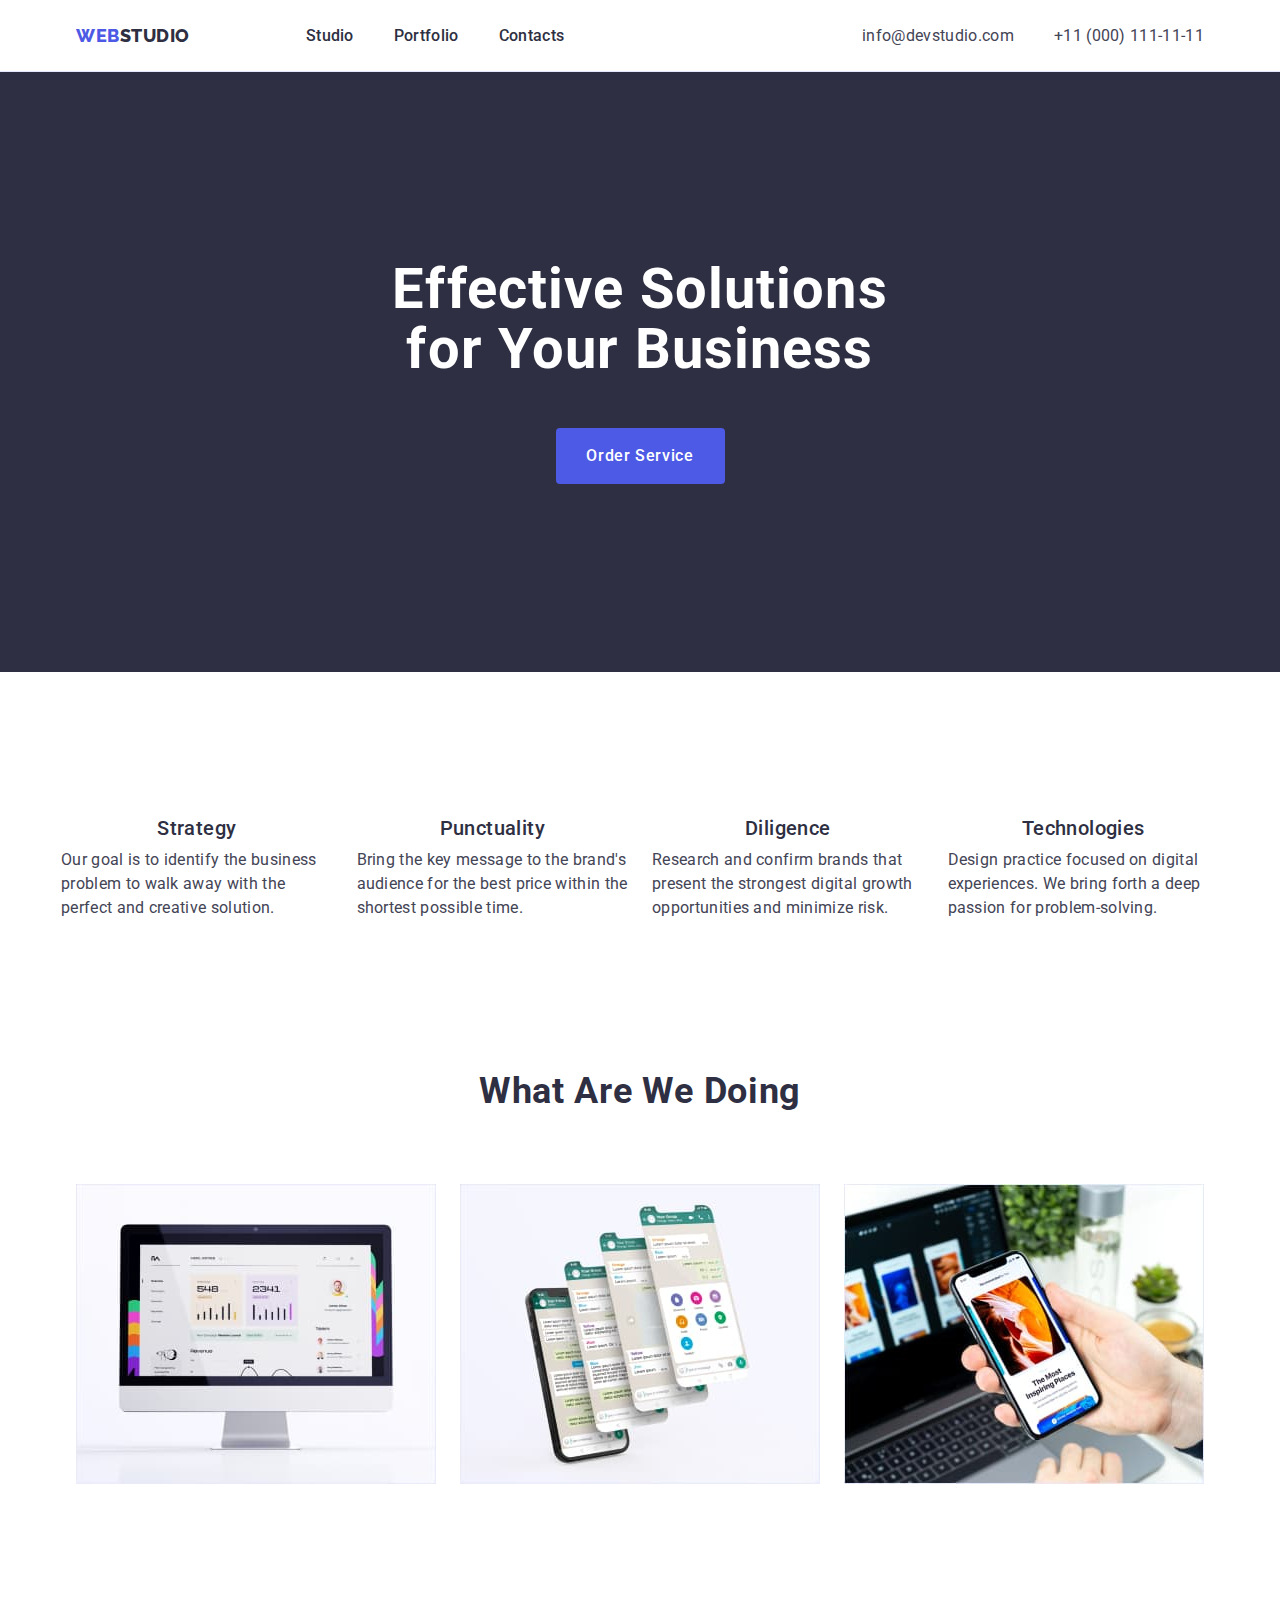
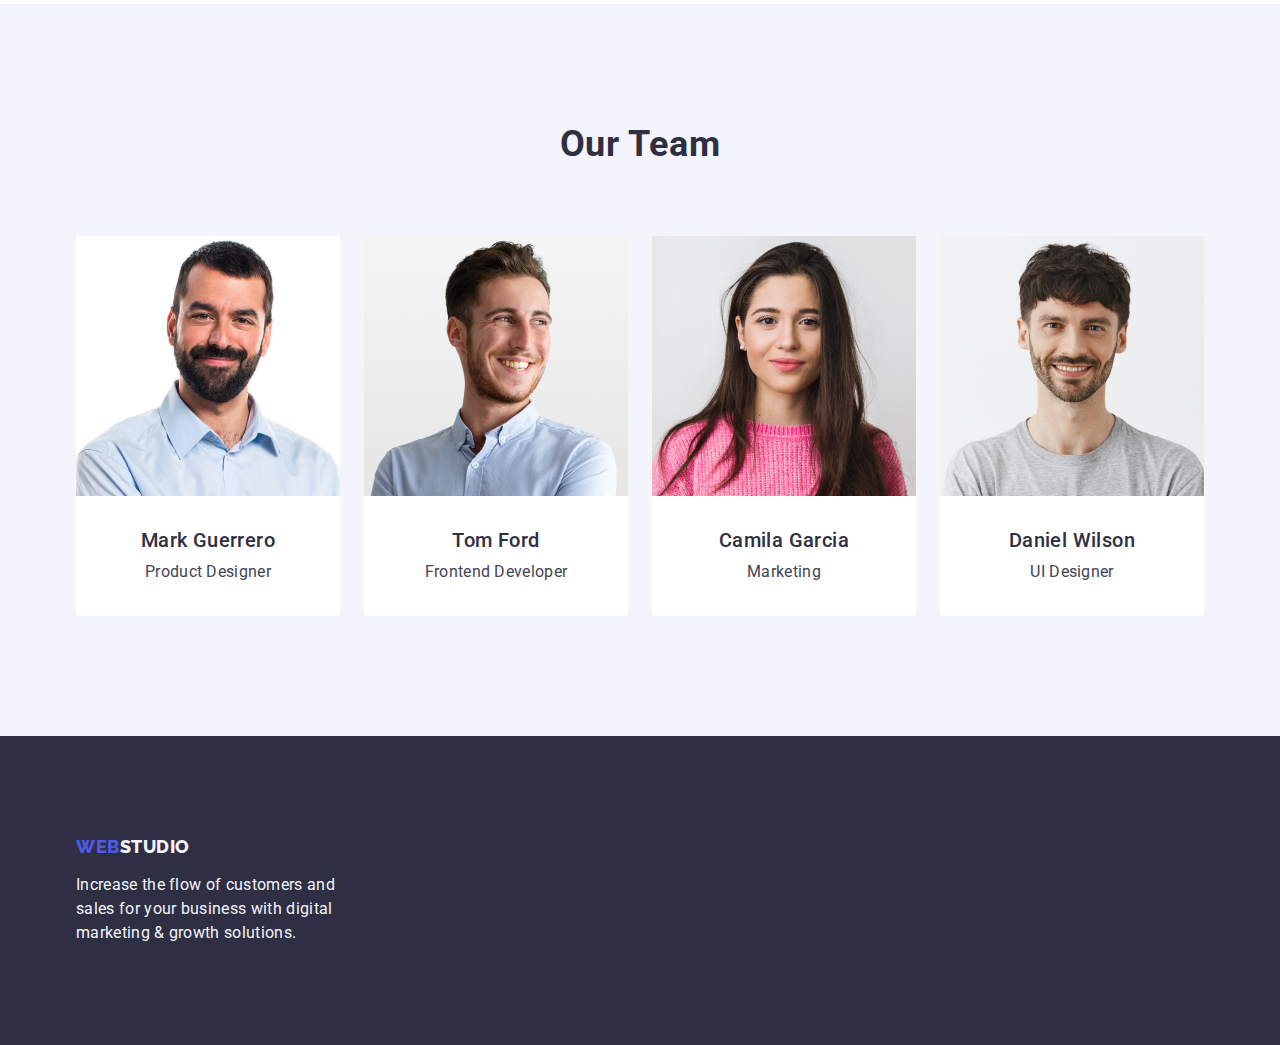
<file: index.html>
<!DOCTYPE html>
<html lang="en">

<head>
    <meta charset="UTF-8">
    <meta name="viewport" content="width=device-width, 
    initial-scale=1.0">
    <title>Document</title>
    <link rel="preconnect" href="https://fonts.googleapis.com">
    <link rel="preconnect" href="https://fonts.gstatic.com" crossorigin>
    <link href="https://fonts.googleapis.com/css2?family=Raleway:wght@800&family=Roboto:wght@400;500;700;900&display=swap"
        rel="stylesheet">
        <link rel="stylesheet" href="https://cdnjs.cloudflare.com/ajax/libs/modern-normalize/2.0.0/modern-normalize.min.css">
        <link rel="stylesheet" href="./css/styles.css">
</head>

<body class="body">
    <header class="header">
        <div class="container header-wrap">
    <nav class="nav nav-index">
        <a class="logo link logo-header" href="./index.html">Web<span class="span">Studio</span></a>
        
        <ul class="list list-nav">
            <li><a href="./index.html" class="nav-link link">Studio</a></li>
            <li><a href="./portfolio.html" class="nav-link link">Portfolio</a></li>
            <li><a href="" class="nav-link link">Contacts</a></li>
        </ul>
    </nav>
    <address class="address">
        <ul class="list list-header">
            <li><a href="mailto:info@devstudio.com" class="mail link">info@devstudio.com</a></li>
            <li><a href="tel:+110001111111" class="mail link">+11 (000) 111-11-11</a></li>
        </ul>
    </address>
        </div>
    </header> 
<main>
    <section class="section section-solution">
        <div class="container">
    <h1 class="solution">Effective Solutions for Your Business</h1>
    <button type="button" class="button-solution">Order Service</button>
        </div>
    </section>
    <section class="section-goals">
        <div class=" container container-goals">
    <h2 class="visually-hidden">Invisible content</h2>
    <ul class="list list-goals">
        <li class="point">
            <h3 class="goal">Strategy</h3>
            <p class="paragraph">Our goal is to identify the business problem to walk away with the perfect and creative solution.</p>
        </li>
        <li class="point">
            <h3 class="goal">Punctuality</h3>
            <p class="paragraph">Bring the key message to the brand's audience for the best price within the shortest possible time.</p>
        </li>
        <li class="point">
            <h3 class="goal">Diligence</h3>
            <p class="paragraph">Research and confirm brands that present the strongest digital growth opportunities and minimize risk.</p>
        </li>
        <li class="point">
            <h3 class="goal">Technologies</h3>
            <p class="paragraph">Design practice focused on digital experiences. We bring forth a deep passion for problem-solving.</p>
        </li>
    
    </ul>
        </div>
    </section>
    <section class="section-work">
    <div class="container">
    <h2 class="work">What are we doing</h2>
    <ul class="list list-work">
    <li class="point-work"><img src="./images/oldmac.jpg" width="360" height="300" alt="apple computer"></li>
    <li class="point-work"><img src="./images/oldiphone.jpg" width="360" height="300" alt="apple phone"></li>
    <li class="point-work"><img src="./images/macandiphone.jpg" width="360" height="300" alt="mac and iphone on one picturewidth"></li>
</ul>
</div>
</section>
<section class="team">
    <div class="container">
    <h2 class="team-members">Our Team</h2>
    <ul class="list list-team">
    <li class="team-photo">
        <img src="./images/marc_guerrero.jpg" alt="Man in a blue shirt with stubble" width="264">
        <div class="container-team">
    <h3 class="goal">Mark Guerrero</h3>
    <p class="function">Product Designer</p>
        </div>
    </li>
    <li class="team-photo">
        <img src="./images/tom_ford.jpg" alt="Man in a blue shirt with short stubble" width="264">
        <div class="container-team">
    <h3 class="goal">Tom Ford</h3>
    <p class="function">Frontend Developer</p>
        </div>
    </li>
    <li class="team-photo">
        <img src="./images/camila_garcia.jpg" alt="Girl in a pink sweater with long hair" width="264">
        <div class="container-team">
    <h3 class="goal">Camila Garcia</h3>
    <p class="function">Marketing</p>
        </div>
    </li>
    <li class="team-photo">
        <img src="./images/daniel_wilson.jpg" alt="Man in a grey t-shirt" width="264">
        <div class="container-team">
    <h3 class="goal">Daniel Wilson</h3>
    <p class="function">UI Designer</p>
        </div>
    </li>
    </ul>
    </div>
</section>
</main>
<footer class="footer">
    <div class="container">
    <a class="logo link link-footer" href="./index.html">Web<span class="span-footer">Studio</span></a> 
<p class="paragraph-footer">Increase the flow of customers and sales for your business with digital marketing & growth solutions.</p>
    </div>
</footer>
</body>

</html>
</file>
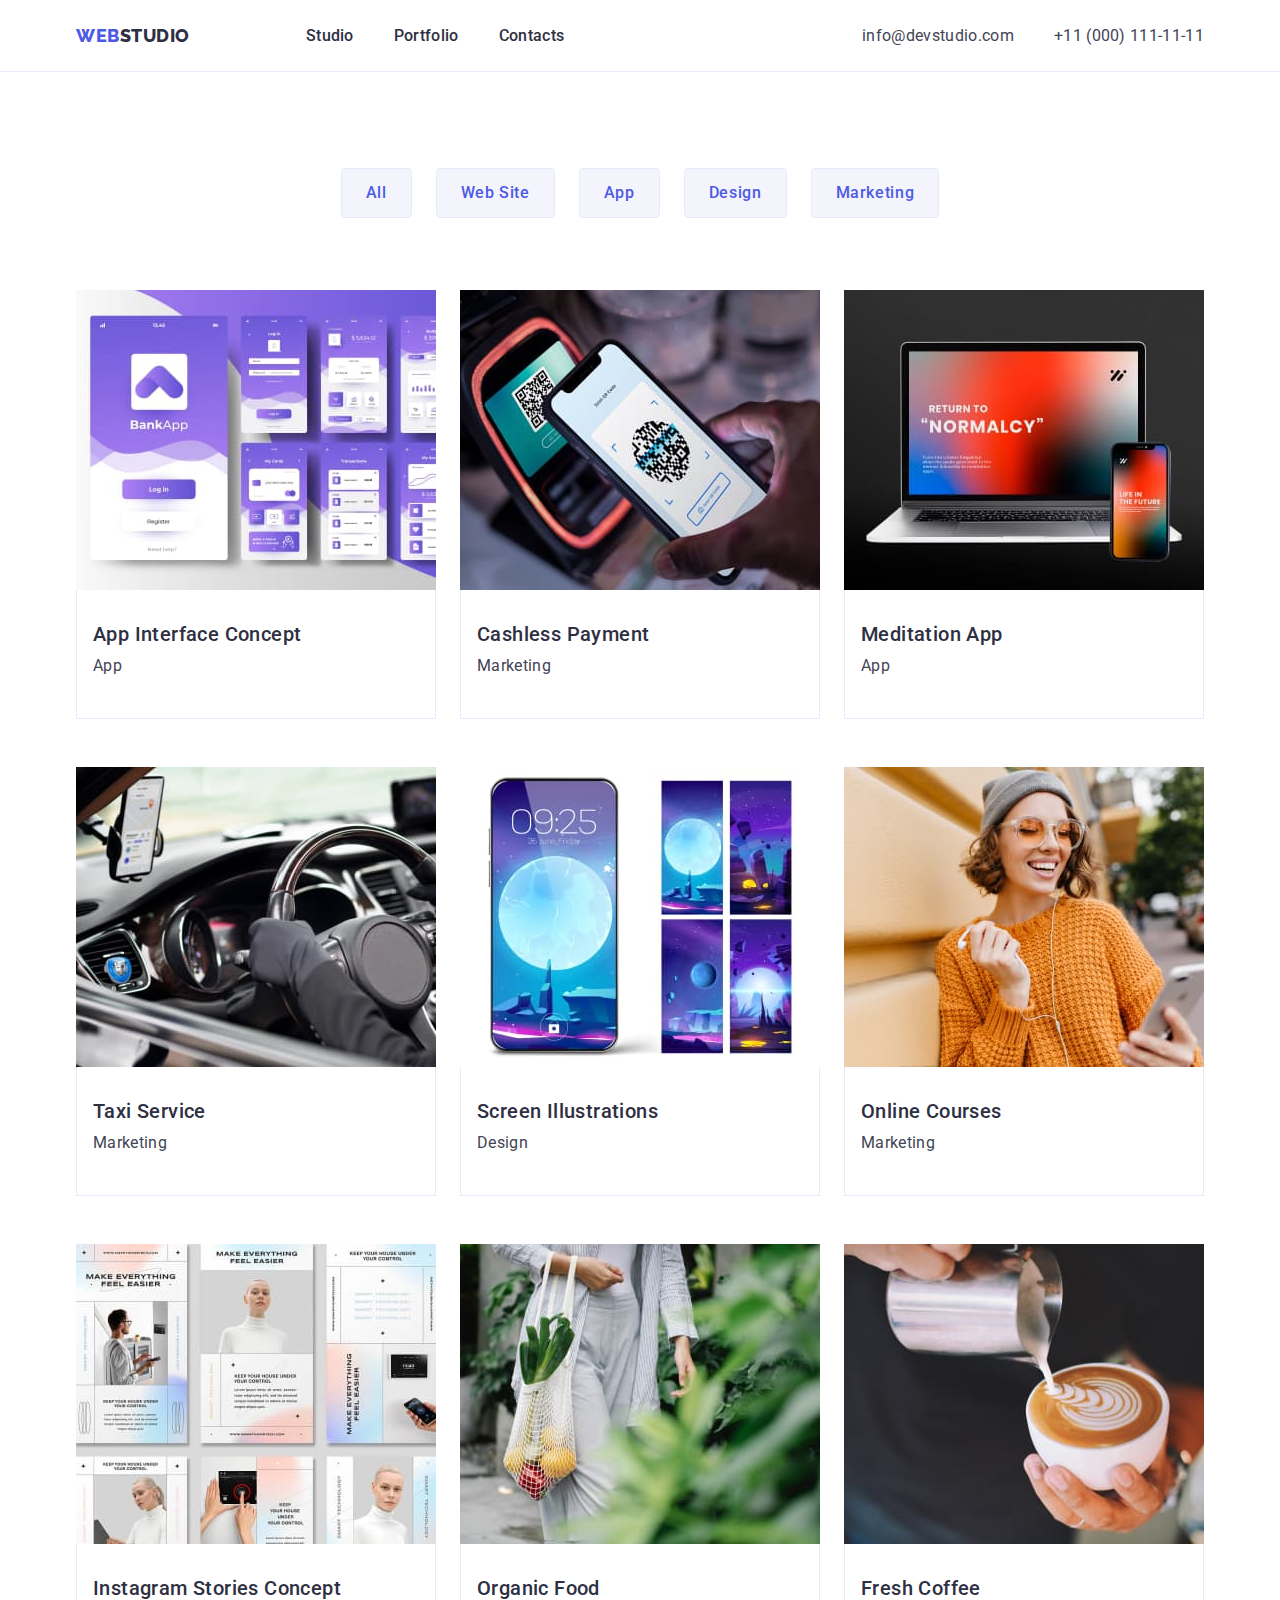
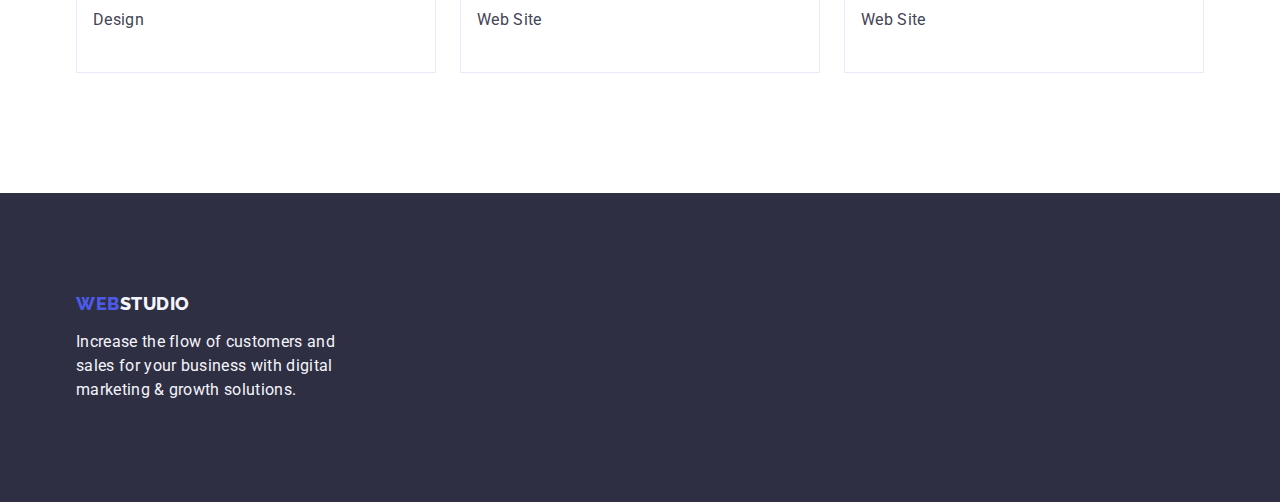
<file: portfolio.html>
<!DOCTYPE html>
<html lang="en">
<head>
    <meta charset="UTF-8">
    <meta name="viewport" content="width=, initial-scale=1.0">
    <title>zadanie_domowe_2</title>
    
    <link rel="preconnect" href="https://fonts.googleapis.com">
    <link rel="preconnect" href="https://fonts.gstatic.com" crossorigin>
    <link href="https://fonts.googleapis.com/css2?family=Raleway:wght@800&family=Roboto:wght@400;500;700;900&display=swap"
        rel="stylesheet">
        <link rel="stylesheet" href="https://cdnjs.cloudflare.com/ajax/libs/modern-normalize/2.0.0/modern-normalize.min.css">
        <link rel="stylesheet" href="./css/styles.css">
</head>
    
<body class="body">
    <header class="header">
        <div class="container header-wrap">
        <nav class="nav nav-index">
            <a class="logo link logo-header" href="./index.html">Web<span class="span">Studio</span></a>

            <ul class="list list-nav">
                <li><a href="./index.html" class="nav-link link">Studio</a></li>
                <li><a href="./portfolio.html" class="nav-link link">Portfolio</a></li>
                <li><a href="" class="nav-link link">Contacts</a></li>
            </ul>
        </nav>
        <address class="address">
            <ul class="list list-header">
                <li><a href="mailto:info@devstudio.com" class="mail link">info@devstudio.com</a></li>
                <li><a href="tel:+110001111111" class="mail link">+11 (000) 111-11-11</a></li>
            </ul>
        </address>
        </div>
    </header>
    <main>
        <section class="section section-portfolio">
            <div class="container">
            <h1 class="visually-hidden">something</h1>
            <ul class="list list-portfolio">
                <li><button type="button" class="button button-portfolio-main">All</button></li>
                <li><button type="button" class="button button-portfolio-main">Web Site</button></li>
                <li><button type="button" class="button button-portfolio-main">App</button></li>
                <li><button type="button" class="button button-portfolio-main">Design</button></li>
                <li><button type="button" class="button button-portfolio-main">Marketing</button></li>
            </ul>
            <ul class="list list-portfolio-two">
                
                <li class="list-main"><a class="link" href=""><img src="./images/bank_app_card.jpg" alt="couple app cards in violet colours" width="360">
                <div class="container-portfolio">
                <h2 class="title title-portfolio"> App Interface Concept</h2><p class="paragraph">App</p></div></a></li>
                
                <li class="list-main"><a class="link" href=""><img src="./images/cashless_payment.jpg" alt="someone puts a mobile phone to the payment terminal" width="360">
                <div class="container-portfolio">
                <h2 class="title title-portfolio">Cashless Payment</h2><p class="paragraph">Marketing</p></div></a></li>
                
                <li class="list-main"><a class="link" href=""><img src="./images/meditation_app.jpg" alt="iphone in front of macbook" width="360">
                <div class="container-portfolio">
                <h2 class="title title-portfolio">Meditation App</h2><p class="paragraph">App</p></div></a></li>
                
                <li class="list-main"><a class="link" href=""><img src="./images/taxi_service.jpg" alt="someone is holding the steering wheel in a car" width="360">
                <div class="container-portfolio">
                <h2 class="title title-portfolio">Taxi Service</h2><p class="paragraph">Marketing</p></div></a></li>
                
                <li class="list-main"><a class="link" href=""><img src="./images/screen_illustrations.jpg" alt="different screen themes on mobile phone" width="360">
                <div class="container-portfolio">
                <h2 class="title title-portfolio">Screen Illustrations</h2><p class="paragraph">Design</p></div></a></li>
                
                <li class="list-main"><a class="link" href=""><img src="./images/online_courses.jpg" alt="girl in a orange sweater watching phone" width="360">
                <div class="container-portfolio">
                <h2 class="title title-portfolio">Online Courses</h2><p class="paragraph">Marketing</p></div></a></li>
                
                <li class="list-main"><a class="link" href=""><img src="./images/instargram_stories_concept.jpg" alt="smart home photos" width="360">
                <div class="container-portfolio">
                <h2 class="title title-portfolio">Instagram Stories Concept</h2><p class="paragraph">Design</p></div></a></li>
                
                <li class="list-main"><a class="link" href=""><img src="./images/organic_food.jpg" alt="shopping net with vegetables" width="360">
                <div class="container-portfolio">
                <h2 class="title title-portfolio">Organic Food</h2><p class="paragraph">Web Site</p></div></a></li>
                
                <li class="list-main"><a class="link" href=""><img src="./images/fresh_coffee.jpg" alt="freshly brewed coffee" width="360">
                <div class="container-portfolio">
                <h2 class="title title-portfolio">Fresh Coffee</h2><p class="paragraph">Web Site</p></div></a></li>
            
            </ul>
            </div>
        </section>

    </main>
    <footer class="footer">
        <div class="container">
        <a class="logo link link-footer" href="./index.html">Web<span class="span-footer">Studio</span></a>
        <p class="paragraph-footer">Increase the flow of customers and sales for your business with digital marketing & growth solutions.</p>
    </div>
</footer>
</body>
</html>
</file>
<file: css/styles.css>
* {
    margin: 0px;
    padding: 0px;
}

:root {
    --primary-brand-color: #4D5AE5;
    --pressed-state-color: #404BBF; 
    --dark-color: #2E2F42;
    --success-color: #31D0AA;
    --text-color: #434455;
    --subtle-text-color: #8E8F99;
    --accent-color: #E7E9FC;
    --light-color: #F4F4FD;
    --modal-overlay-color: ##2E2F4266;
    --hero-background-color: #2E2F42B2;
    --white-background-color: #FFFFFF;
    --modal-background-color: #FCFCFC;
}

body {
    font-family: "Roboto", sans-serif;
    color: var(--text-color);
    background-color: var(--white-background-color);
}

img {
    display: block;
}

.logo {
    font-family: "Raleway", sans-serif;
    font-weight: 800;
    font-size: 18px;
    line-height: 1.17;
    letter-spacing: 0.03em;
    text-transform: uppercase;
    color: var(--primary-brand-color);
    margin-right: 76px;
}

.link {
    text-decoration: none;
}
.link-footer {
    display: inline-block;
    margin-bottom: 16px;
}
.logo-header {
    display: flex;
    justify-content: center;
    align-items: center;
    flex-shrink: 0;
}

.span {
    color: var(--dark-color);
}

.list {
    justify-content: center;
    display: flex;
    list-style: none;
    margin: 0;
    padding: 0;
}
.list-team {
    gap: 24px;
    display: flex;
}
.list-header {
    display: flex;
    margin: 0;
    padding: 0;
    gap: 40px;
}

.nav-link {
    font-weight: 500;
    line-height: 1.5;
    letter-spacing: 0.02em;
    color: var(--dark-color);
    padding: 24px 0;

}

.nav-link:hover {
    color: var(--pressed-state-color);
}

.nav-link:focus {
    color: var(--pressed-state-color);
}

.address {
    font-style: normal;
    margin-left: auto;
}

.mail {
    margin-left: auto;
    line-height: 1.5;
    letter-spacing: 0.02em;
    color: var(--text-color);
}

.mail:hover {
    color:  var(--pressed-state-color);
}

.mail:visited {
    color: var(--pressed-state-color);
}
.mail:focus {
    color: var(--pressed-state-color);
}

.button {
    font-family: "Roboto", sans-serif;
    font-weight: 500;
    font-size: 16px;
    line-height: 1.5;
    letter-spacing: 0.04em;
    color: var(--primary-brand-color);
    background-color: var(--light-color);
    cursor: pointer;
}

.button:hover {
    color: var(--white-background-color);
    background-color: var(--pressed-state-color);
}

.button:focus {
    color: var(--white-background-color);
    background-color: var(--pressed-state-color);
}

.title {
    font-weight: 500;
    font-size: 20px;
    line-height: 1.2;
    letter-spacing: 0.02em;
    color: var(--dark-color);
}
* {
    margin: 0px;
    padding: 0px;
}
.paragraph {
    font-size: 16px;
    line-height: 1.5;
    letter-spacing: 0.02em;
    color: var(--text-color);
    margin-bottom: 8px;
}
.footer {
    background-color: var(--dark-color);
}
.span-footer {
    color: var(--light-color);
}
.section {
    background-color: var(--dark-color);
    padding: 188px 0;
    padding-bottom: 120px;
    padding-top: 96px;
}
.solution {
    font-size: 56px;
    font-style: normal;
    font-weight: 700;
    line-height: 1.07;
    text-align: center;
    letter-spacing: 0.02em;
    color: var(--white-background-color);
    max-width: 496px;
    margin: 0 auto 48px;
}
.button-solution {
    display: block;
    background-color: var(--primary-brand-color);
    font-family: "Roboto", sans-serif;
    font-weight: 500;
    font-size: 16px;
    line-height: 1.5;
    letter-spacing: 0.04em;
    color: var(--white-background-color);
    cursor: pointer;
    min-width: 169px;
    height: 56px;
    border: none;
    border-radius: 4px;
    margin:auto;
}
.button-solution:hover {
    background-color: var(--pressed-state-color);
}
.button-solution:focus {
    background-color: var(--pressed-state-color);
}
.goal {
    flex-direction: column;
    align-items: flex-start;
    gap: 8px;
    font-weight: 500;
    font-size: 20px;
    line-height: 1.2;
    letter-spacing: 0.02em;
    color: var(--dark-color);
    margin-bottom: 8px;
    border-radius: 0px 0px 4px 4px;
    text-align: center;
}
.work {
    font-size: 36px;
    line-height: 1.11;
    text-align: center;
    letter-spacing: 0.02em;
    text-transform: capitalize;
    color: var(--dark-color);
    margin-bottom: 72px;
}
.paragraph-footer {
    font-size: 16px;
        line-height: 1.5;
        letter-spacing: 0.02em;
        color: var(--light-color);
        max-width: 264px;
}
.team {
    background-color: var(--light-color);
    padding: 120px 0;

}
.team-members {
    text-align: center;
    font-size: 36px;
    font-family: Roboto;
    font-weight: 700;
    text-transform: capitalize;
    line-height: 40px;
    letter-spacing: 0.72px;
    word-wrap: break-word;
    color: var(--dark-color);
    margin-bottom: 72px;
}
* {
    margin: 0px;
    padding: 0px;
}
.team-photo {
    background-color: var(--white-background-color);
    border-radius: 0px 0px 4px 4px;
    }
.function {
    font-size: 16px;
    line-height: 1.5;
    letter-spacing: 0.02em;
    text-align: center;
}

.header {
    height: 72px;
    display: flex;
    border-bottom: 1px solid var(--accent-color);
    justify-content: center;
    align-items: center;
    flex-shrink: 0;
}
.header-wrap {
    display: flex;
}
.container {
    width: 1158px;
    margin: 0 auto;
    padding: 0 15px;
}
.container-team {
    padding: 32px 0;
    text-align: center;
}
.nav {
    display: flex;
    align-items: center;
    gap: 40px;
}
.nav-index{
    gap: 40px;
}
.list-nav {
    gap: 40px;
}
.section-goals {
    display: flex;
    padding: 120px 0;
}
.list-goals {
    display: flex;
    gap: 24px;
}
.point {
    width: calc((100% - 72px) / 4);
}
.section-work {
    padding-bottom: 120px;
}

.list-work {
    display: flex;
    gap: 24px;
}
.visually-hidden {
    position: absolute;
    width: 1px;
    height: 1px;
    margin: -1px;
    border: 0;
    padding: 0;
    white-space: nowrap;
    clip-path: inset(100%);
    clip: rect(0 0 0 0);
    overflow: hidden;
}
.point-work {
    flex-basis: calc((100% - 3 * 16px) / 3);
}
.section-solution {
    padding: 188px 0;
}
.footer {
    padding: 100px 0;
}
.list-portfolio {
    justify-content: center;
    gap: 24px;
    margin-bottom: 72px;
}
.button-portfolio-main:focus {
    border: 1px solid transparent;
}
.button-portfolio-main {
    padding: 12px 24px;
    border: 1px solid var(--accent-color);
    border-radius: 4px;
}
.button-portfolio-main:hover {
    border: 1px solid transparent;
}
.list-main {
    display: flex;
    flex-wrap: wrap;
    width: calc((100% - 48px) / 3);
}
.title-portfolio {
    justify-content: center;
    margin-bottom: 8px;
}
.container-portfolio {
    padding: 32px 16px;
    border: 1px solid var(--accent-color);
    border-top: none;
}
.container-goals {
    padding: 24px 0;
}
.list-portfolio-two {
    display: flex;
    flex-wrap: wrap;
    column-gap: 24px;
    row-gap: 48px;
}
.section-portfolio {
    background-color: var(--white-background-color);
    padding-top: 96px;
    padding-bottom: 120px;

}
</file>
